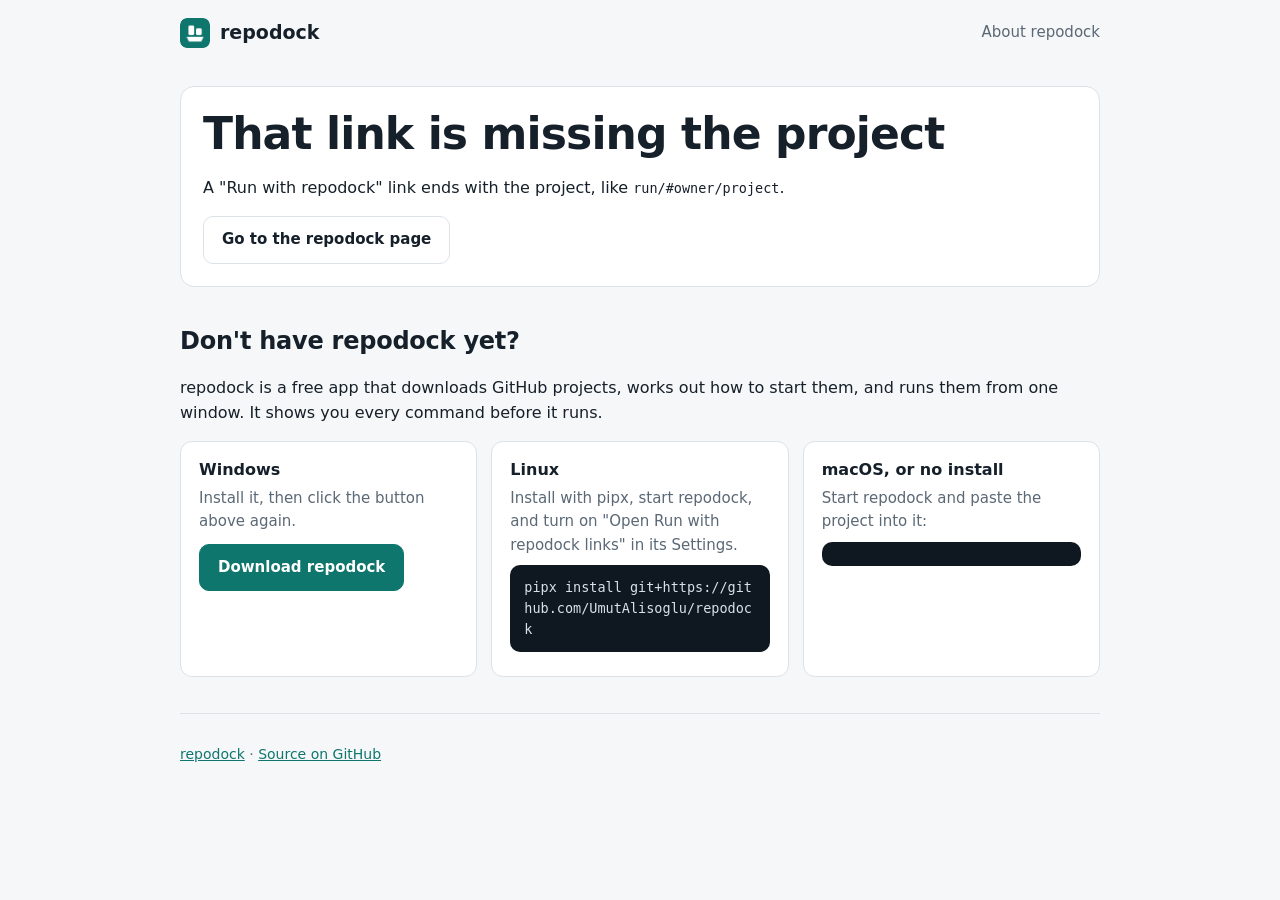
<file: site/run/index.html>
<!doctype html>
<html lang="en">
<head>
<meta charset="utf-8">
<meta name="viewport" content="width=device-width, initial-scale=1">
<title>Run with repodock</title>
<meta name="description" content="Open a GitHub project in repodock, which downloads it and runs it from a local dashboard.">
<meta name="robots" content="noindex">
<link rel="icon" href="../icon.png">
<link rel="stylesheet" href="../style.css">
</head>
<body>
<div class="wrap">
  <header class="top"><img src="../icon.png" alt=""><b>repodock</b><nav><a href="../">About repodock</a></nav></header>

  <div class="panel" style="margin-top:20px">
    <div id="bad" class="hide">
      <h1 style="margin-top:0">That link is missing the project</h1>
      <p>A "Run with repodock" link ends with the project, like <code>run/#owner/project</code>.</p>
      <a class="btn" href="../">Go to the repodock page</a>
    </div>
    <div id="good" class="hide">
      <p class="small" style="margin:0">Run with repodock</p>
      <h1 style="margin:4px 0 6px"><span id="name"></span></h1>
      <p id="desc" class="lead" style="margin-bottom:18px"></p>
      <div class="row">
        <a class="btn primary" id="open" href="#">Open in repodock</a>
        <a class="btn" id="gh" href="#">View on GitHub</a>
      </div>
      <p class="small" id="status" style="margin:14px 0 0">Your browser may ask whether to open repodock. repodock then asks before it downloads or runs anything.</p>
    </div>
  </div>

  <section id="get" style="border-top:0">
    <h2>Don't have repodock yet?</h2>
    <p>repodock is a free app that downloads GitHub projects, works out how to start them, and runs them from one window.
      It shows you every command before it runs.</p>
    <div class="grid">
      <div class="card"><b>Windows</b><p>Install it, then click the button above again.</p>
        <p style="margin-top:10px"><a class="btn primary" href="https://github.com/UmutAlisoglu/repodock/releases/latest/download/repodock-setup.exe">Download repodock</a></p></div>
      <div class="card"><b>Linux</b><p>Install with pipx, start repodock, and turn on "Open Run with repodock links" in its Settings.</p>
        <pre>pipx install git+https://github.com/UmutAlisoglu/repodock</pre></div>
      <div class="card"><b>macOS, or no install</b><p>Start repodock and paste the project into it:</p>
        <pre id="paste"></pre></div>
    </div>
  </section>
  <footer><a href="../">repodock</a> · <a href="https://github.com/UmutAlisoglu/repodock">Source on GitHub</a></footer>
</div>
<script>
const NAME = /^[A-Za-z0-9](?:[A-Za-z0-9-]{0,38})\/[A-Za-z0-9._-]{1,100}$/;
const raw = decodeURIComponent((location.hash.slice(1) || new URLSearchParams(location.search).get("repo") || "").trim()).replace(/\/+$/, "");
const repo = NAME.test(raw) && !raw.includes("..") ? raw : null;
if (!repo) {
  document.getElementById("bad").classList.remove("hide");
} else {
  document.getElementById("good").classList.remove("hide");
  document.title = `Run ${repo} with repodock`;
  document.getElementById("name").textContent = repo;
  document.getElementById("paste").textContent = `https://github.com/${repo}`;
  const link = `repodock://${repo}`;
  document.getElementById("open").href = link;
  document.getElementById("gh").href = `https://github.com/${repo}`;
  // If repodock opens, this tab loses focus. Otherwise point at the download.
  let left = false;
  window.addEventListener("blur", () => { left = true; });
  document.addEventListener("visibilitychange", () => { if (document.hidden) left = true; });
  document.getElementById("open").addEventListener("click", () => {
    left = false;
    setTimeout(() => {
      document.getElementById("status").textContent = left
        ? "Opened in repodock. You can close this tab."
        : "Nothing happened? repodock probably isn't installed yet. See below.";
    }, 2500);
  });
  fetch(`https://api.github.com/repos/${repo}`).then(r => r.ok ? r.json() : null).then(r => {
    if (r && r.description) document.getElementById("desc").textContent = r.description;
  }).catch(() => {});
}
</script>
</body>
</html>
</file>
<file: site/style.css>
:root {
  --bg: #f6f7f8; --panel: #fff; --text: #16202a; --muted: #5b6875; --line: #dde2e7;
  --accent: #0f766e; --accent-soft: #e3f1ef; --on-accent: #fff; --code: #0f1720; --code-text: #d7e1e8;
  color-scheme: light;
}
@media (prefers-color-scheme: dark) {
  :root { --bg: #0e1418; --panel: #151d23; --text: #e6edf2; --muted: #9aa8b4; --line: #26323b;
          --accent: #2dd4bf; --accent-soft: #123330; --on-accent: #06201d; --code: #0a0f13; color-scheme: dark; }
}
* { box-sizing: border-box; }
body { margin: 0; background: var(--bg); color: var(--text); font: 16px/1.55 system-ui, -apple-system, "Segoe UI", Roboto, sans-serif; }
a { color: var(--accent); }
.wrap { max-width: 960px; margin: 0 auto; padding: 0 20px; }
header.top { display: flex; align-items: center; gap: 10px; padding: 18px 0; }
header.top img { width: 30px; height: 30px; border-radius: 7px; }
header.top b { font-size: 19px; }
header.top nav { margin-left: auto; display: flex; gap: 18px; font-size: 15px; }
header.top nav a { color: var(--muted); text-decoration: none; }
header.top nav a:hover { color: var(--text); }
h1 { font-size: clamp(30px, 5vw, 44px); line-height: 1.15; margin: 28px 0 12px; letter-spacing: -.02em; }
h2 { font-size: 24px; margin: 0 0 12px; letter-spacing: -.01em; }
.lead { font-size: 19px; color: var(--muted); max-width: 640px; margin: 0 0 22px; }
.btn { display: inline-flex; align-items: center; gap: 8px; padding: 11px 18px; border-radius: 10px; font-weight: 600; text-decoration: none;
       border: 1px solid var(--line); background: var(--panel); color: var(--text); cursor: pointer; font-size: 15px; font-family: inherit; }
.btn.primary { background: var(--accent); border-color: var(--accent); color: var(--on-accent); }
.btn:hover { filter: brightness(1.05); }
.row { display: flex; flex-wrap: wrap; gap: 10px; align-items: center; }
.small { font-size: 14px; color: var(--muted); }
section { padding: 36px 0; border-top: 1px solid var(--line); }
.demo { width: 100%; border-radius: 12px; border: 1px solid var(--line); margin: 30px 0 10px; display: block; }
.grid { display: grid; grid-template-columns: repeat(auto-fit, minmax(200px, 1fr)); gap: 14px; }
.card { background: var(--panel); border: 1px solid var(--line); border-radius: 12px; padding: 16px 18px; }
.card b { display: block; margin-bottom: 4px; }
.card p { margin: 0; color: var(--muted); font-size: 15px; }
pre, code { font-family: ui-monospace, "Cascadia Code", Consolas, monospace; font-size: 13.5px; }
pre { background: var(--code); color: var(--code-text); padding: 12px 14px; border-radius: 10px; overflow-x: auto; margin: 8px 0; white-space: pre-wrap; word-break: break-all; }
.copy { position: relative; }
.copy pre { padding-right: 64px; }
.copy button { position: absolute; top: 6px; right: 6px; font: 600 12px system-ui, sans-serif; padding: 4px 9px; border-radius: 7px; border: 0; background: #2a3640; color: #e6edf2; cursor: pointer; }
input[type=text] { font: inherit; padding: 10px 12px; border-radius: 10px; border: 1px solid var(--line); background: var(--panel); color: var(--text); width: 100%; max-width: 420px; }
.panel { background: var(--panel); border: 1px solid var(--line); border-radius: 14px; padding: 22px; }
.center { text-align: center; }
footer { padding: 30px 0 40px; color: var(--muted); font-size: 14px; border-top: 1px solid var(--line); }
.hide { display: none !important; }
</file>
